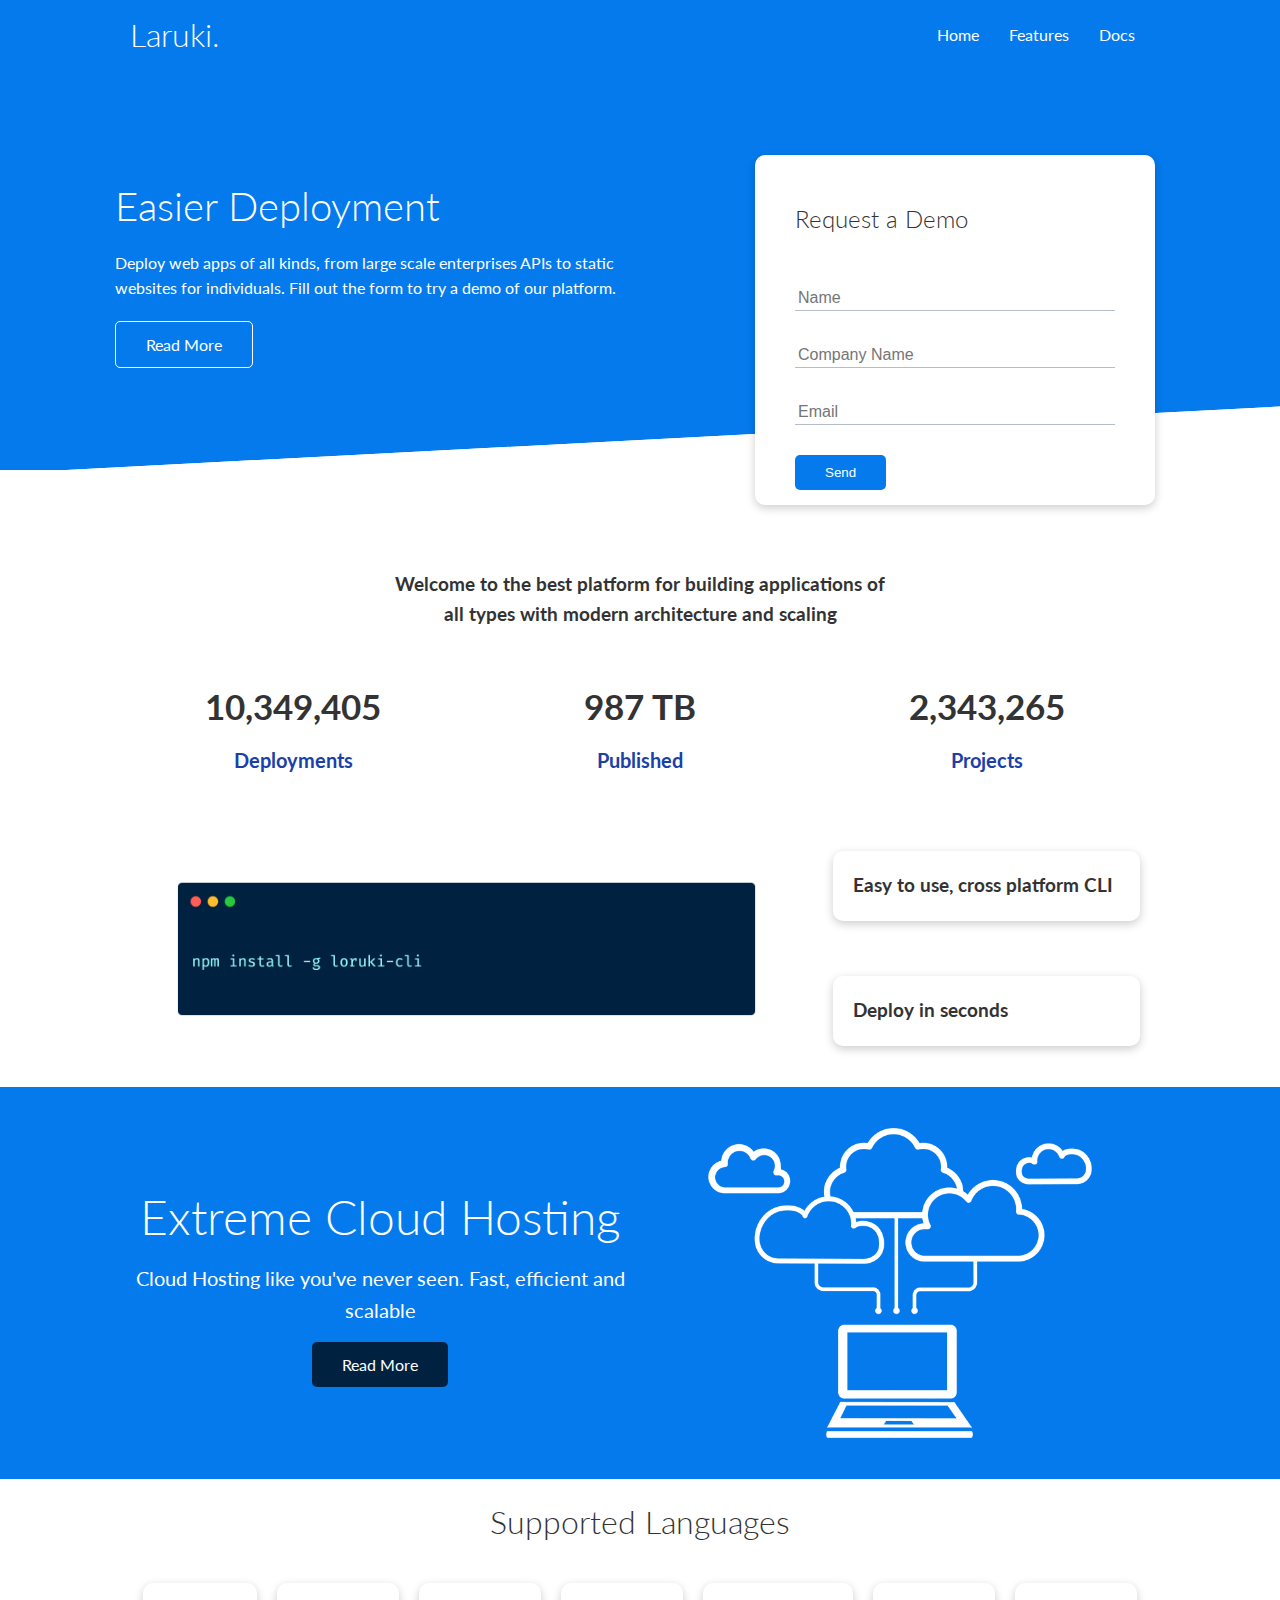
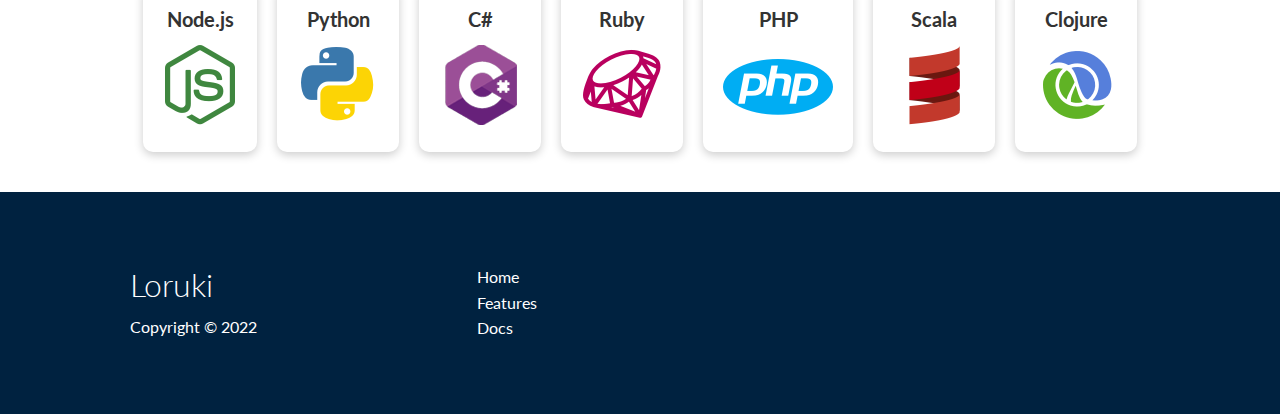
<file: index.html>
<!DOCTYPE html>
<html lang="en">
  <head>
    <meta charset="UTF-8" />
    <meta http-equiv="X-UA-Compatible" content="IE=edge" />
    <meta name="viewport" content="width=device-width, initial-scale=1.0" />
    <link
      rel="stylesheet"
      href="https://cdnjs.cloudflare.com/ajax/libs/font-awesome/6.1.1/css/all.min.css"
      integrity="sha512-KfkfwYDsLkIlwQp6LFnl8zNdLGxu9YAA1QvwINks4PhcElQSvqcyVLLD9aMhXd13uQjoXtEKNosOWaZqXgel0g=="
      crossorigin="anonymous"
      referrerpolicy="no-referrer"
    />

    <link rel="stylesheet" href="css/utilities.css" />
    <link rel="stylesheet" href="css/style.css" />

    <title>Laruki | Cloud Hosting For Everyone</title>
  </head>
  <body>
    <!-- Navbar -->
    <div class="navbar">
      <div class="container flex">
        <h1 class="logo">Laruki.</h1>

        <nav>
          <ul>
            <li><a href="index.html">Home</a></li>
            <li><a href="features.html">Features</a></li>
            <li><a href="docs.html">Docs</a></li>
          </ul>
        </nav>
      </div>
    </div>

    <!-- Showcase -->
    <section class="showcase">
      <div class="container grid">
        <div class="showcase-text">
          <h1>Easier Deployment</h1>
          <p>
            Deploy web apps of all kinds, from large scale enterprises APIs to
            static websites for individuals. Fill out the form to try a demo of
            our platform.
          </p>
          <a href="features.html" class="btn btn-outline">Read More</a>
        </div>

        <div class="showcase-form card">
          <h2>Request a Demo</h2>

          <form name="contact" method="POST" data-netlify="true" netlify-honeypot="bot-field">
            <input type="hidden" name="form-name" value="contact">
            <p class="hidden">
              <label>
                Don’t fill this out if you’re human: <input name="bot-field" />
              </label>
            </p>
            
            <div class="form-control">
              <input type="text" name="name" placeholder="Name" required />
            </div>

            <div class="form-control">
              <input
                type="text"
                name="company"
                placeholder="Company Name"
                required
              />
            </div>

            <div class="form-control">
              <input type="email" name="email" placeholder="Email" required />
            </div>

            <input type="submit" value="Send" class="btn btn-primary" />
          </form>
        </div>
      </div>
    </section>

    <!-- Stats -->
    <section class="stats">
      <div class="container">
        <h3 class="stats-heading text-center my-1">
          Welcome to the best platform for building applications of all types
          with modern architecture and scaling
        </h3>

        <div class="grid grid-3 text-center my-4">
          <div>
            <i class="fas fa-server fa-3x"></i>
            <h3>10,349,405</h3>
            <p class="text-secondary">Deployments</p>
          </div>
          <div>
            <i class="fas fa-upload fa-3x"></i>
            <h3>987 TB</h3>
            <p class="text-secondary">Published</p>
          </div>

          <div>
            <i class="fas fa-project-diagram fa-3x"></i>
            <h3>2,343,265</h3>
            <p class="text-secondary">Projects</p>
          </div>
        </div>
      </div>
    </section>

    <!-- Cli -->
    <section class="cli">
      <div class="container grid">
        <img src="images/cli.png" alt="" />

        <div class="card">
          <h3>Easy to use, cross platform CLI</h3>
        </div>

        <div class="card">
          <h3>Deploy in seconds</h3>
        </div>
      </div>
    </section>

    <!-- Cloud -->
    <section class="cloud bg-primary my-2 py-2">
      <div class="container grid">
        <div class="text-center">
          <h2 class="lg">Extreme Cloud Hosting</h2>
          <p class="lead my-1">
            Cloud Hosting like you've never seen. Fast, efficient and scalable
          </p>

          <a href="features.html" class="btn btn-dark">Read More</a>
        </div>

        <img src="images/cloud.png" alt="" />
      </div>
    </section>

    <!-- Languages -->
    <section class="languages">
      <h2 class="md text-center my-2">Supported Languages</h2>
      <div class="container flex">
        <div class="card">
          <h4>Node.js</h4>
          <img src="images/logos/node.png" alt="" />
        </div>

        <div class="card">
          <h4>Python</h4>
          <img src="images/logos/python.png" alt="" />
        </div>

        <div class="card">
          <h4>C#</h4>
          <img src="images/logos/csharp.png" alt="" />
        </div>

        <div class="card">
          <h4>Ruby</h4>
          <img src="images/logos/ruby.png" alt="" />
        </div>

        <div class="card">
          <h4>PHP</h4>
          <img src="images/logos/php.png" alt="" />
        </div>

        <div class="card">
          <h4>Scala</h4>
          <img src="images/logos/scala.png" alt="" />
        </div>

        <div class="card">
          <h4>Clojure</h4>
          <img src="images/logos/clojure.png" alt="" />
        </div>
      </div>
    </section>

    <!-- Footer -->
    <footer class="footer bg-dark py-5">
      <div class="container grid grid-3">
        <div>
          <h1>Loruki</h1>
          <p>Copyright &copy; 2022</p>
        </div>

        <nav>
          <ul>
            <li><a href="index.html">Home</a></li>
            <li><a href="features.html">Features</a></li>
            <li><a href="docs.html">Docs</a></li>
          </ul>
        </nav>

        <div class="social">
          <a href="#">
            <i class="fab fa-github fa-2x"></i>
          </a>

          <a href="#">
            <i class="fab fa-facebook fa-2x"></i>
          </a>

          <a href="#">
            <i class="fab fa-instagram fa-2x"></i>
          </a>

          <a href="#">
            <i class="fab fa-twitter fa-2x"></i>
          </a>
        </div>
      </div>
    </footer>
  </body>
</html>
</file>
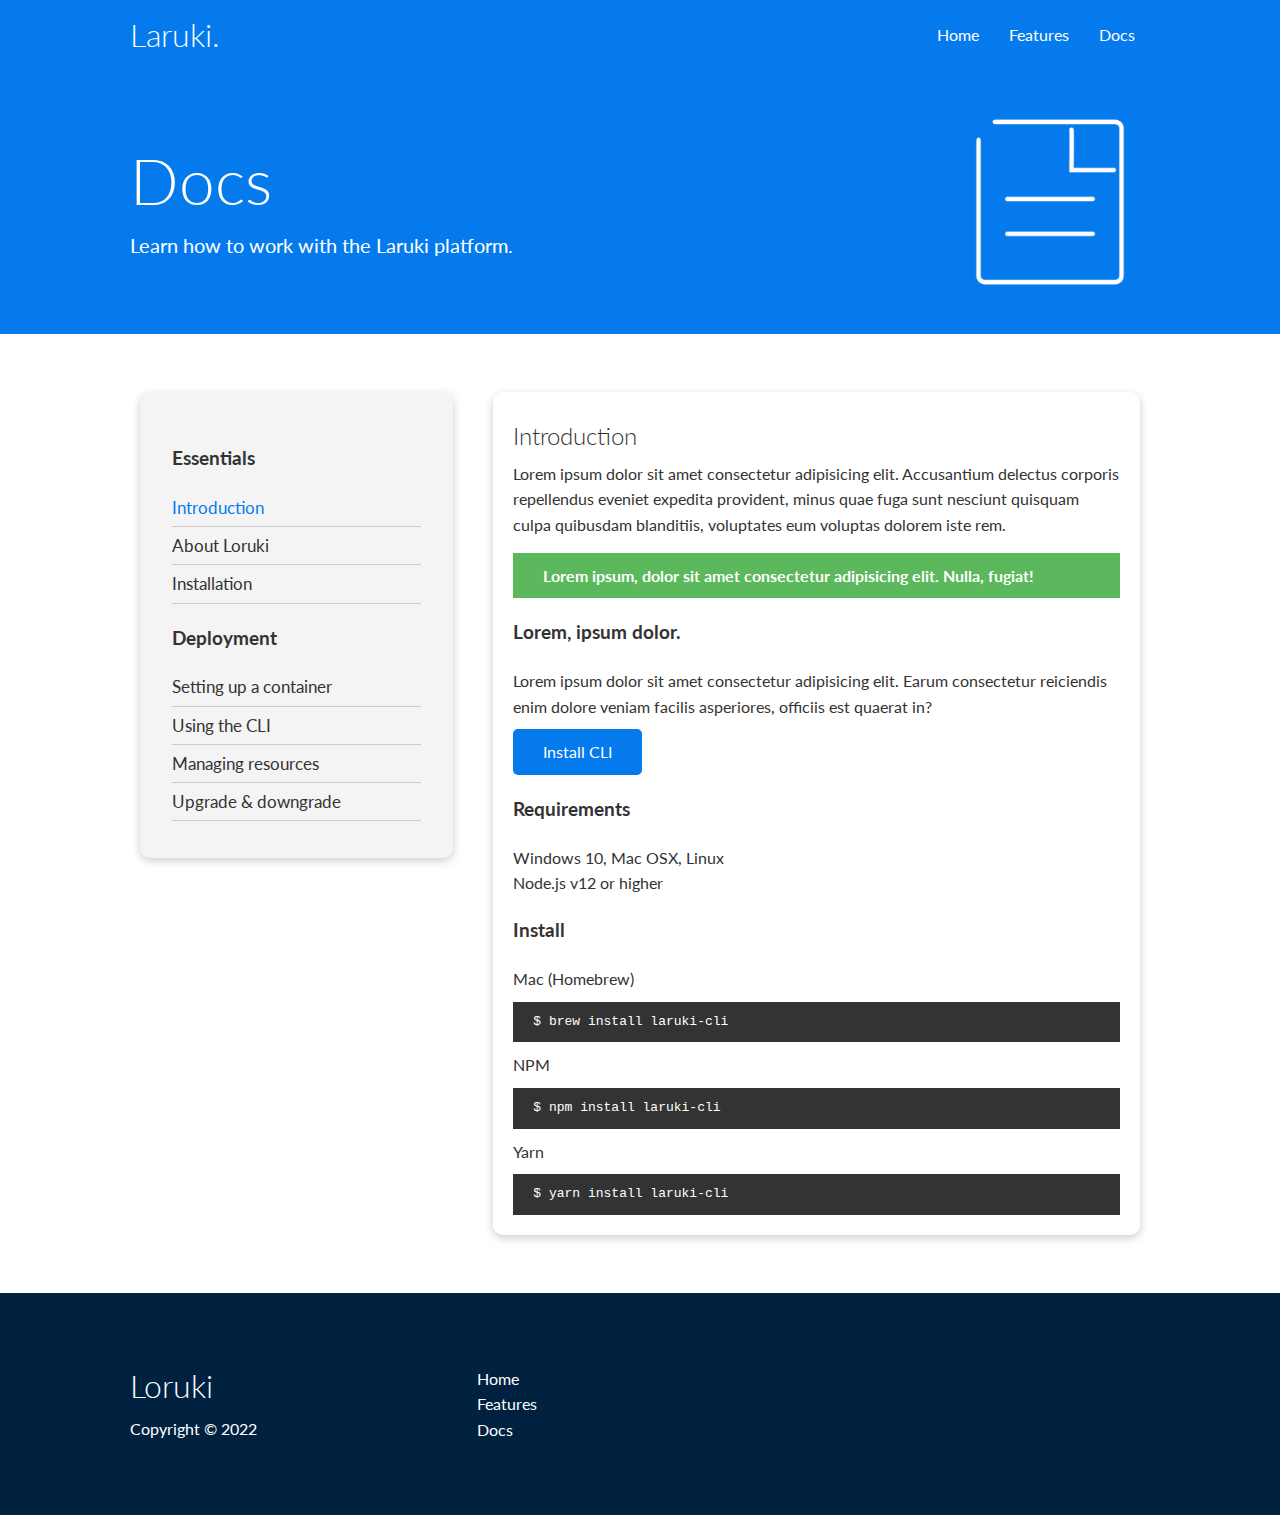
<file: docs.html>
<!DOCTYPE html>
<html lang="en">
  <head>
    <meta charset="UTF-8" />
    <meta http-equiv="X-UA-Compatible" content="IE=edge" />
    <meta name="viewport" content="width=device-width, initial-scale=1.0" />
    <link
      rel="stylesheet"
      href="https://cdnjs.cloudflare.com/ajax/libs/font-awesome/6.1.1/css/all.min.css"
      integrity="sha512-KfkfwYDsLkIlwQp6LFnl8zNdLGxu9YAA1QvwINks4PhcElQSvqcyVLLD9aMhXd13uQjoXtEKNosOWaZqXgel0g=="
      crossorigin="anonymous"
      referrerpolicy="no-referrer"
    />

    <link rel="stylesheet" href="css/utilities.css" />
    <link rel="stylesheet" href="css/style.css" />

    <title>Docs | Laruki </title>
  </head>
  <body>
    <!-- Navbar -->
    <div class="navbar">
      <div class="container flex">
        <h1 class="logo">Laruki.</h1>

        <nav>
          <ul>
            <li><a href="index.html">Home</a></li>
            <li><a href="features.html">Features</a></li>
            <li><a href="docs.html">Docs</a></li>
          </ul>
        </nav>
      </div>
    </div>

    <!-- Head -->
    <section class="docs-head bg-primary py-3">
        <div class="container grid">
            <div>
                <h1 class="xl">Docs</h1>
                <p class="lead">Learn how to work with the Laruki platform.</p>
            </div>

            <img src="images/docs.png" alt="">
        </div>
    </section>


    <!-- Docs Main -->
    <section class="docs-main my-4">
        <div class="container grid">
            <div class="card bg-light p-3">
                <h3 class="my-2">Essentials</h3>
                <nav>
                    <ul>
                        <li><a href="#" class="text-primary">Introduction</a></li>
                        <li><a href="#">About Loruki</a></li>
                        <li><a href="#">Installation</a></li>
                    </ul>
                </nav>

                <h3 class="my-2">Deployment</h3>
                <nav>
                    <ul>
                        <li><a href="#">Setting up a container</a></li>
                        <li><a href="#">Using the CLI</a></li>
                        <li><a href="#">Managing resources</a></li>
                        <li><a href="#">Upgrade & downgrade</a></li>
                    </ul>
                </nav>
            </div>
            <div class="card">
                <h2>Introduction</h2>
                <p>Lorem ipsum dolor sit amet consectetur adipisicing elit. Accusantium delectus corporis repellendus eveniet expedita provident, minus quae fuga sunt nesciunt quisquam culpa quibusdam blanditiis, voluptates eum voluptas dolorem iste rem.</p>

                <div class="alert alert-success">
                    <i class="fas fa-info"></i> Lorem ipsum, dolor sit amet consectetur adipisicing elit. Nulla, fugiat!
                </div>

                <h3>Lorem, ipsum dolor.</h3>
                <p>Lorem ipsum dolor sit amet consectetur adipisicing elit. Earum consectetur reiciendis enim dolore veniam facilis asperiores, officiis est quaerat in?</p>
                <a href="#" class="btn btn-primary">Install CLI</a>


                <h3>Requirements</h3>
                <ul>
                    <li>Windows 10, Mac OSX, Linux</li>
                    <li>Node.js v12 or higher</li>
                </ul>

                <h3>Install</h3>
                <p>Mac (Homebrew)</p>
                <pre><code>$ brew install laruki-cli</code></pre>

                <p>NPM</p>
                <pre><code>$ npm install laruki-cli</code></pre>

                <p>Yarn</p>
                <pre><code>$ yarn install laruki-cli</code></pre>
            </div>
        </div>
    </section>


    <!-- Footer -->
    <footer class="footer bg-dark py-5">
      <div class="container grid grid-3">
        <div>
          <h1>Loruki</h1>
          <p>Copyright &copy; 2022</p>
        </div>

        <nav>
          <ul>
            <li><a href="index.html">Home</a></li>
            <li><a href="features.html">Features</a></li>
            <li><a href="docs.html">Docs</a></li>
          </ul>
        </nav>

        <div class="social">
          <a href="#">
            <i class="fab fa-github fa-2x"></i>
          </a>

          <a href="#">
            <i class="fab fa-facebook fa-2x"></i>
          </a>

          <a href="#">
            <i class="fab fa-instagram fa-2x"></i>
          </a>

          <a href="#">
            <i class="fab fa-twitter fa-2x"></i>
          </a>
        </div>
      </div>
    </footer>
  </body>
</html>
</file>
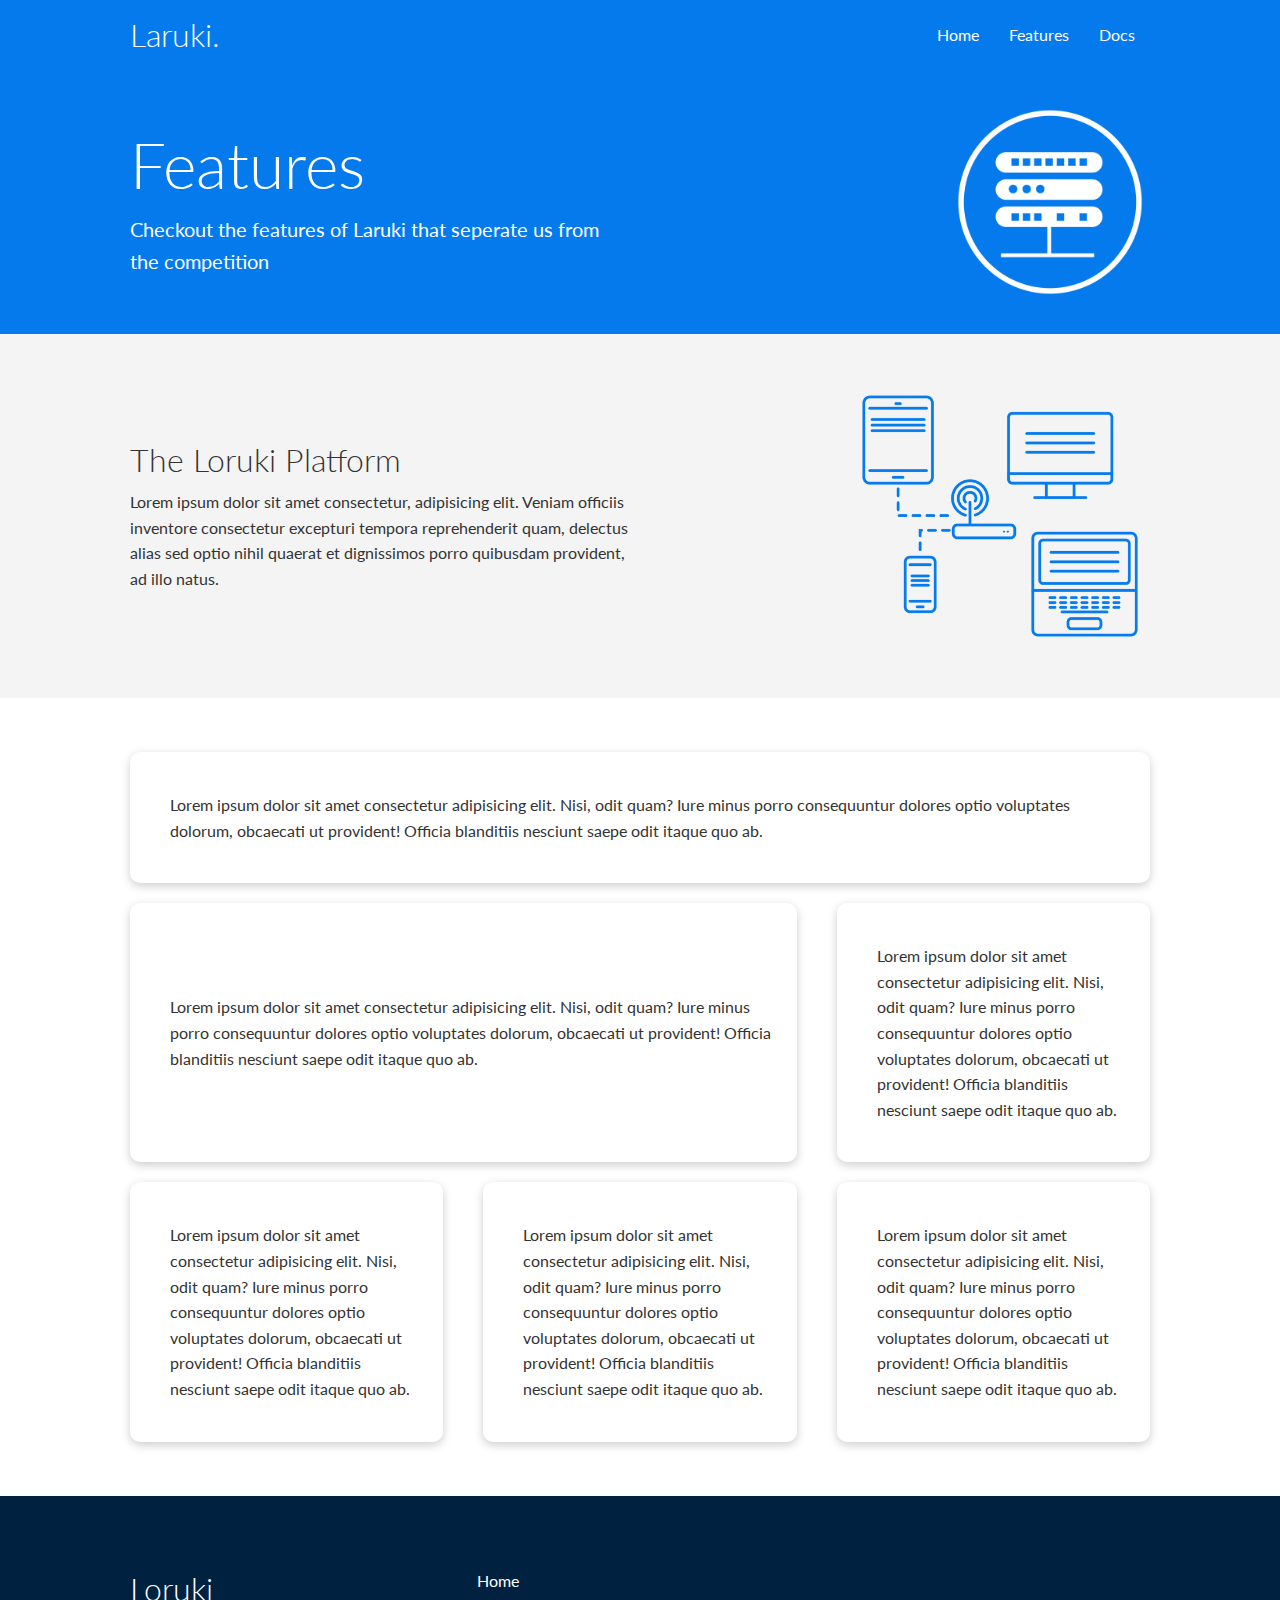
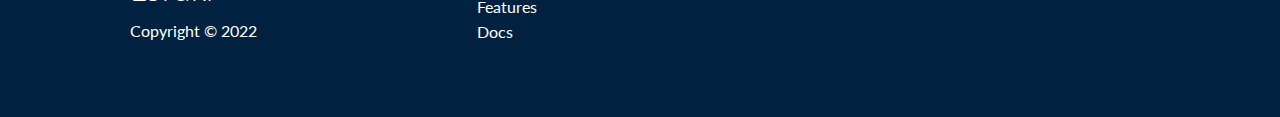
<file: features.html>
<!DOCTYPE html>
<html lang="en">
  <head>
    <meta charset="UTF-8" />
    <meta http-equiv="X-UA-Compatible" content="IE=edge" />
    <meta name="viewport" content="width=device-width, initial-scale=1.0" />
    <link
      rel="stylesheet"
      href="https://cdnjs.cloudflare.com/ajax/libs/font-awesome/6.1.1/css/all.min.css"
      integrity="sha512-KfkfwYDsLkIlwQp6LFnl8zNdLGxu9YAA1QvwINks4PhcElQSvqcyVLLD9aMhXd13uQjoXtEKNosOWaZqXgel0g=="
      crossorigin="anonymous"
      referrerpolicy="no-referrer"
    />

    <link rel="stylesheet" href="css/utilities.css" />
    <link rel="stylesheet" href="css/style.css" />

    <title>Features | Laruki </title>
  </head>
  <body>
    <!-- Navbar -->
    <div class="navbar">
      <div class="container flex">
        <h1 class="logo">Laruki.</h1>

        <nav>
          <ul>
            <li><a href="index.html">Home</a></li>
            <li><a href="features.html">Features</a></li>
            <li><a href="docs.html">Docs</a></li>
          </ul>
        </nav>
      </div>
    </div>

    <!-- Head -->
    <section class="features-head bg-primary py-3">
        <div class="container grid">
            <div>
                <h1 class="xl">Features</h1>
                <p class="lead">Checkout the features of Laruki that seperate us from the competition</p>
            </div>

            <img src="images/server.png" alt="">
        </div>
    </section>

    <section class="features-sub-head bg-light py-3">
        <div class="container grid">
            <div>
                <h1 class="md">The Loruki Platform</h1>
                <p>Lorem ipsum dolor sit amet consectetur, adipisicing elit. Veniam officiis inventore consectetur excepturi tempora reprehenderit quam, delectus alias sed optio nihil quaerat et dignissimos porro quibusdam provident, ad illo natus.</p>
            </div>
            <img src="images/server2.png" alt="">
        </div>
    </section>


    <section class="features-main my-2">
        <div class="container grid grid-3">
            <div class="card flex">
                <i class="fas fa-server fa-3x"></i>
                <p>Lorem ipsum dolor sit amet consectetur adipisicing elit. Nisi, odit quam? Iure minus porro consequuntur dolores optio voluptates dolorum, obcaecati ut provident! Officia blanditiis nesciunt saepe odit itaque quo ab.</p>
            </div>

            <div class="card flex">
                <i class="fas fa-network-wired fa-3x"></i>
                <p>Lorem ipsum dolor sit amet consectetur adipisicing elit. Nisi, odit quam? Iure minus porro consequuntur dolores optio voluptates dolorum, obcaecati ut provident! Officia blanditiis nesciunt saepe odit itaque quo ab.</p>
            </div>

            <div class="card flex">
                <i class="fas fa-laptop-code fa-3x"></i>
                <p>Lorem ipsum dolor sit amet consectetur adipisicing elit. Nisi, odit quam? Iure minus porro consequuntur dolores optio voluptates dolorum, obcaecati ut provident! Officia blanditiis nesciunt saepe odit itaque quo ab.</p>
            </div>

            <div class="card flex">
                <i class="fas fa-database fa-3x"></i>
                <p>Lorem ipsum dolor sit amet consectetur adipisicing elit. Nisi, odit quam? Iure minus porro consequuntur dolores optio voluptates dolorum, obcaecati ut provident! Officia blanditiis nesciunt saepe odit itaque quo ab.</p>
            </div>

            <div class="card flex">
                <i class="fas fa-power-off fa-3x"></i>
                <p>Lorem ipsum dolor sit amet consectetur adipisicing elit. Nisi, odit quam? Iure minus porro consequuntur dolores optio voluptates dolorum, obcaecati ut provident! Officia blanditiis nesciunt saepe odit itaque quo ab.</p>
            </div>

            <div class="card flex">
                <i class="fas fa-upload fa-3x"></i>
                <p>Lorem ipsum dolor sit amet consectetur adipisicing elit. Nisi, odit quam? Iure minus porro consequuntur dolores optio voluptates dolorum, obcaecati ut provident! Officia blanditiis nesciunt saepe odit itaque quo ab.</p>
            </div>
        </div>
    </section>


    <!-- Footer -->
    <footer class="footer bg-dark py-5">
      <div class="container grid grid-3">
        <div>
          <h1>Loruki</h1>
          <p>Copyright &copy; 2022</p>
        </div>

        <nav>
          <ul>
            <li><a href="index.html">Home</a></li>
            <li><a href="features.html">Features</a></li>
            <li><a href="docs.html">Docs</a></li>
          </ul>
        </nav>

        <div class="social">
          <a href="#">
            <i class="fab fa-github fa-2x"></i>
          </a>

          <a href="#">
            <i class="fab fa-facebook fa-2x"></i>
          </a>

          <a href="#">
            <i class="fab fa-instagram fa-2x"></i>
          </a>

          <a href="#">
            <i class="fab fa-twitter fa-2x"></i>
          </a>
        </div>
      </div>
    </footer>
  </body>
</html>
</file>
<file: css/utilities.css>
.container {
    max-width: 1100px;
    margin: 0 auto;
    overflow: auto;
    padding: 0 40px;
}

.card {
    background-color: #ffffff;
    color: #333333;
    border-radius: 10px;
    box-shadow: 0 3px 10px rgba(0, 0, 0, 0.2);
    padding: 20px;
    margin: 10px;
}

.btn {
    display: inline-block;
    padding: 10px 30px;
    cursor: pointer;
    background: var(--primary-color);
    color: #ffffff;
    border: none;
    border-radius: 5px;
}

.btn-outline {
    background-color: transparent;
    border: 1px solid #fff;
}

.btn:hover {
    transform: scale(.98);
}

/* Backgrounds & Colored buttons */
.bg-primary, .btn-primary {
    background-color: var(--primary-color);
    color: #ffffff;
}

.bg-secondary, .btn-secondary {
    background-color: var(--secondary-color);
    color: #ffffff;
}

.bg-dark, .btn-dark {
    background-color: var(--dark-color);
    color: #ffffff;
}

.bg-light, .btn-light {
    background-color: var(--light-color);
    color: #333333;
}

.bg-primary a, .btn-primary a,
.bg-secondary a, .btn-secondary a,
.bg-dark a, .btn-dark a {
    color: #ffffff;
}

/* Text Sizes */
.lead {
    font-size: 20px;
}

.sm {
    font-size: 1rem;
}

.md {
    font-size: 2rem;
}

.lg {
    font-size: 3rem;
}

.xl {
    font-size: 4rem;
}

.text-center {
    text-align: center;
}

/* Text Colors */
.text-primary, .text-primary {
    color: var(--primary-color);
}

.text-secondary, .text-secondary {
    color: var(--secondary-color);
}

.text-dark, .text-dark {
    color: var(--dark-color);
}

.text-light, .text-light {
    color: var(--light-color);
}

/* Alert */
.alert {
    background-color: var(--light-color);
    padding: 10px 20px;
    font-weight: bold;
    margin: 15px 0;
}

.alert i {
    margin-right: 10px;
}

.alert-success {
    background-color: var(--success-color);
    color: #ffffff;
}

.alert-error {
    background-color: var(--error-color);
    color: #ffffff;
}

.flex {
    display: flex;
    align-items: center;
    justify-content: center;
    height: 100%;
}

.grid {
    display: grid;
    grid-template-columns: repeat(2, 1fr); /* Repeat twice 1fr*/
    gap: 20px;
    justify-content: center;
    align-items: center;
    height: 100%;
}

.grid-3 {
    grid-template-columns: repeat(3, 1fr);
}

/* Margin */
.my-1 {
    margin: 1rem 0;
}

.my-2 {
    margin: 1.5rem 0;
}

.my-3 {
    margin: 2rem 0;
}

.my-4 {
    margin: 3rem 0;
}

.my-5 {
    margin: 4rem 0;
}


.m-1 {
    margin: 1rem;
}

.m-2 {
    margin: 1.5rem;
}

.m-3 {
    margin: 2rem;
}

.m-4 {
    margin: 3rem;
}

.m-5 {
    margin: 4rem;
}


/* Padding */
.py-1 {
    padding: 1rem 0;
}

.py-2 {
    padding: 1.5rem 0;
}

.py-3 {
    padding: 2rem 0;
}

.py-4 {
    padding: 3rem 0;
}

.py-5 {
    padding: 4rem 0;
}


.p-1 {
    padding: 1rem;
}

.p-2 {
    padding: 1.5rem;
}

.p-3 {
    padding: 2rem;
}

.p-4 {
    padding: 3rem;
}

.p-5 {
    padding: 4rem;
}
</file>
<file: css/style.css>
@import url('https://fonts.googleapis.com/css2?family=Lato:wght@300&display=swap');

/* ====== Base Styles ====== */
:root {
    --primary-color: #047aed;
    --secondary-color: #1c3fa8;
    --dark-color: #002240;
    --light-color: #f4f4f4;
    --success-color: #5cb85c;
    --error-color: #d9534f;
}

* {
    box-sizing: border-box;
    padding: 0;
    margin: 0;
}

body {
    font-family: 'Lato', sans-serif;
    color: #333;
    line-height: 1.6;
}

ul {
    list-style: none;
}

a {
    text-decoration: none;
    color: #333;
}

h1, h2 {
    font-weight: 300;
    line-height: 1.2;
    margin: 10px 0;
}

p {
    margin: 10px 0;
}

img {
    width: 100%;
}

code, pre {
    background: #333;
    color: white;
    padding: 10px;
}

.hidden {
    visibility: hidden;
    height: 0;
}


/* ====== Navbar ====== */
.navbar {
    background-color: var(--primary-color);
    color: #ffffff;
    height: 70px;
}

.navbar ul {
    display: flex;
}

.navbar a {
    color: #ffffff;
    padding: 10px;
    margin: 0 5px;
}

.navbar a:hover {
    border-bottom: 2px solid #ffffff;
}

.navbar .flex {
    justify-content: space-between;
}


/* ====== Showcase ====== */
.showcase {
    height: 400px;
    background-color: var(--primary-color);
    color: #ffffff;
    position: relative;
}

.showcase::before, .showcase::after {
    content: "";
    position: absolute;
    height: 100px;
    bottom: -70px;
    right: 0;
    left: 0;
    background-color: #fff;

    transform: skewY(-3deg);
    -webkit-transform: skewY(-3deg);
    -moz-transform: skewY(-3deg);
    -ms-transform: skewY(-3deg);
}

.showcase h1 {
    font-size: 40px;
}

.showcase p {
    margin: 20px 0;
}

.showcase .grid {
    overflow: visible;
    grid-template-columns: 55% 45%;
    gap: 30px;
}

.showcase-text {
    animation: slideInFromLeft 1s ease-in;
}

.showcase-form {
    position: relative;
    top: 60px;
    height: 350px;
    width: 400px;
    padding: 40px;
    z-index: 100;
    justify-self: flex-end;
    animation: slideInFromRight 1s ease-in;
}

.showcase-form .form-control {
    margin: 30px 0;
}

.showcase-form input[type="text"],
.showcase-form input[type="email"]
{
    border: 0;
    border-bottom: 1px solid #b4becb;
    width: 100%;
    padding: 3px;
    font-size: 16px;
}

.showcase-form input:focus {
    outline: none;
}


/* ====== Stats ====== */
.stats {
    padding-top: 100px;
    animation: slideInFromBottom 1s ease-in;
}

.stats-heading {
    max-width: 500px;
    margin: auto;
}

.stats .grid h3 {
    font-size: 35px;
}

.stats .grid p {
    font-size: 20px;
    font-weight: bold;
}

/* ====== CLI ====== */
.cli .grid {
    grid-template-columns: repeat(3, 1fr);
    grid-template-rows: repeat(2, 1fr);
}

.cli .grid > *:first-child {
    grid-column: 1 / span 2;
    grid-row: 1 / span 2;
}

/* ====== Cloud ====== */
.cloud .grid {
    grid-template-columns: 4fr, 3fr;
}

/* ====== Languages ====== */
.languages .flex {
    flex-wrap: wrap;
}

.languages .card {
    text-align: center;
    margin: 18px 10px 40px;
    transition: transform 0.2s ease-in;
}

.languages .card:hover {
    transform: translateY(-15px);
}

.languages .card h4 {
    font-size: 20px;
    margin-bottom: 10px;
}



/* ====== Features ====== */
.features-head img, .docs-head img {
    width: 200px;
    justify-self: flex-end;
}

.features-main .grid {
    padding: 30px;
}

.features-main .grid > *:first-child {
    grid-column: 1 / span 3;
}

.features-main .grid > *:nth-child(2) {
    grid-column: 1 / span 2;
}

.features-main .card > i{
    margin-right: 20px;
}

.features-sub-head img {
    width: 300px;
    justify-self: flex-end;
}

/* ====== Docs ====== */
.docs-main h3 {
    margin: 20px 0;
}

.docs-main .grid {
    grid-template-columns: 1fr 2fr;
    align-items: flex-start;
}

.docs-main nav li {
    font-size: 17px;
    padding-bottom: 5px;
    margin-bottom: 5px;
    border-bottom: 1px solid #ccc;
}

.docs-main a:hover {
    font-weight: bold;
}

/* ====== Footer ====== */
.footer .social a {
    margin: 0 10px;
}


/* ====== Animations ====== */
@keyframes slideInFromLeft {
    0% {
        transform: translateX(-100%);
    } 100% {
        transform: translateX(0)
    }
}

@keyframes slideInFromRight {
    0% {
        transform: translateX(100%);
    } 100% {
        transform: translateX(0)
    }
}

@keyframes slideInFromTop {
    0% {
        transform: translateY(-100%);
    } 100% {
        transform: translateY(0)
    }
}

@keyframes slideInFromBottom {
    0% {
        transform: translateY(100%);
    } 100% {
        transform: translateY(0)
    }
}




/* ====== Media Queries ======= */

/* Tablets and under */
@media(max-width: 768px){
    .grid,
    .showcase .grid,
    .stats .grid,
    .cli .grid,
    .cloud .grid, 
    .features-main .grid,
    .docs-main .grid
    {
        grid-template-columns: 1fr;
        grid-template-rows: 1fr;
    }

    .showcase {
        height: auto;
    }

    .showcase-text {
        text-align: center;
        margin-top: 40px;
    }

    .showcase-form {
        justify-self: center;
        margin: auto;
    }

    .cli .grid > *:first-child {
        grid-column: 1;
        grid-row: 1;
    }

    .features-head, .features-sub-head, .docs-head {
        text-align: center;
    }

    .features-head img, .features-sub-head img, .docs-head img {
        justify-self: center;
    }


    .features-main .grid > *:first-child, .features-main .grid > *:nth-child(2) {
        grid-column: 1;
    }


}

@media(max-width: 500px){
    .navbar {
        height: 110px;
    }

    .navbar .flex {
        flex-direction: column;
    }

    .navbar ul {
        padding: 10px;
        background-color: rgba(0, 0, 0, 0.1);
    }
}
</file>
